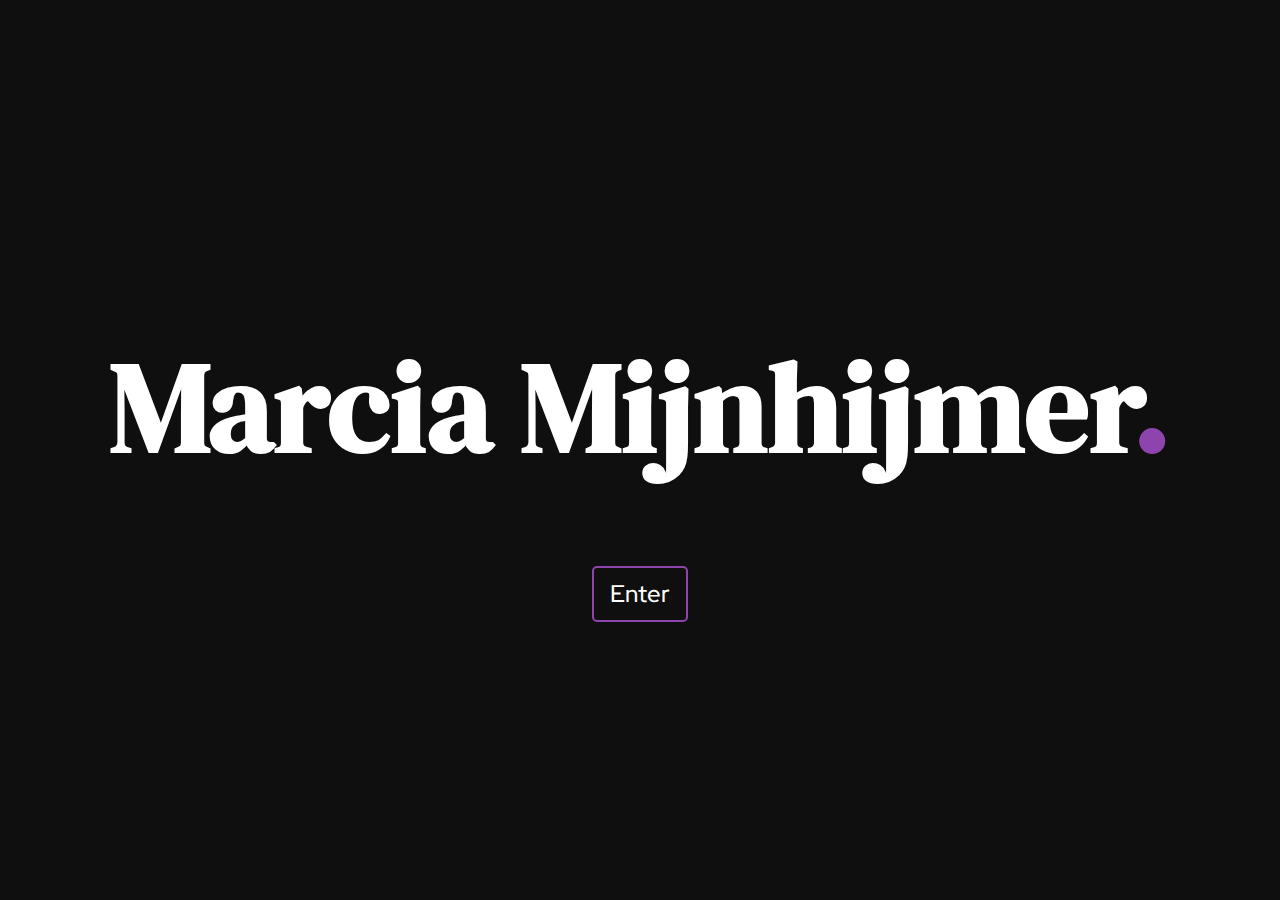
<file: index.html>
<!DOCTYPE html>
<html lang="en">
	<head>
		<meta charset="UTF-8" />
		<meta name="viewport" content="width=device-width, initial-scale=1.0" />
		<meta
			name="description"
			content="Portfolio Website Marcia Mijnhijmer Landing page"
		/>
		<!-- IMPORTED GOOGLE FONTS LINK SCRIPT -->
		<link rel="preconnect" href="https://fonts.googleapis.com" />
		<link rel="preconnect" href="https://fonts.gstatic.com" crossorigin />
		<link
			href="https://fonts.googleapis.com/css2?family=DM+Serif+Display:ital@0;1&family=DM+Serif+Text:ital@0;1&family=Red+Hat+Display:ital,wght@0,300..900;1,300..900&display=swap"
			rel="stylesheet"
		/>
		<!-- FAVICON ICON -->
		<link
			rel="icon"
			href="assets/mm-logo-2.svg"
			type="image/svg+xml"
			sizes="any"
		/>
		<link href="styles/styles.css" rel="stylesheet" type="text/css" />
		<title>Enter | Marcia Mijnhijmer</title>
	</head>
	<body>
		<!-- SCREEN READER SKIP TO CONTENT -->
		<a href="#main-content" class="skip-link">Skip to main content</a>
		<!-- MAIN SECTION -->
		<!-- MAIN SECTION -->
		<div class="main-container">
			<main id="main-content">
				<div class="landing-container">
					<h1 class="landing-header">
						Marcia Mijnhijmer<span class="header-dot">.</span>
					</h1>
					<a href="home.html" class="enter-link">Enter</a>
				</div>
			</main>
		</div>
	</body>
</html>
</file>
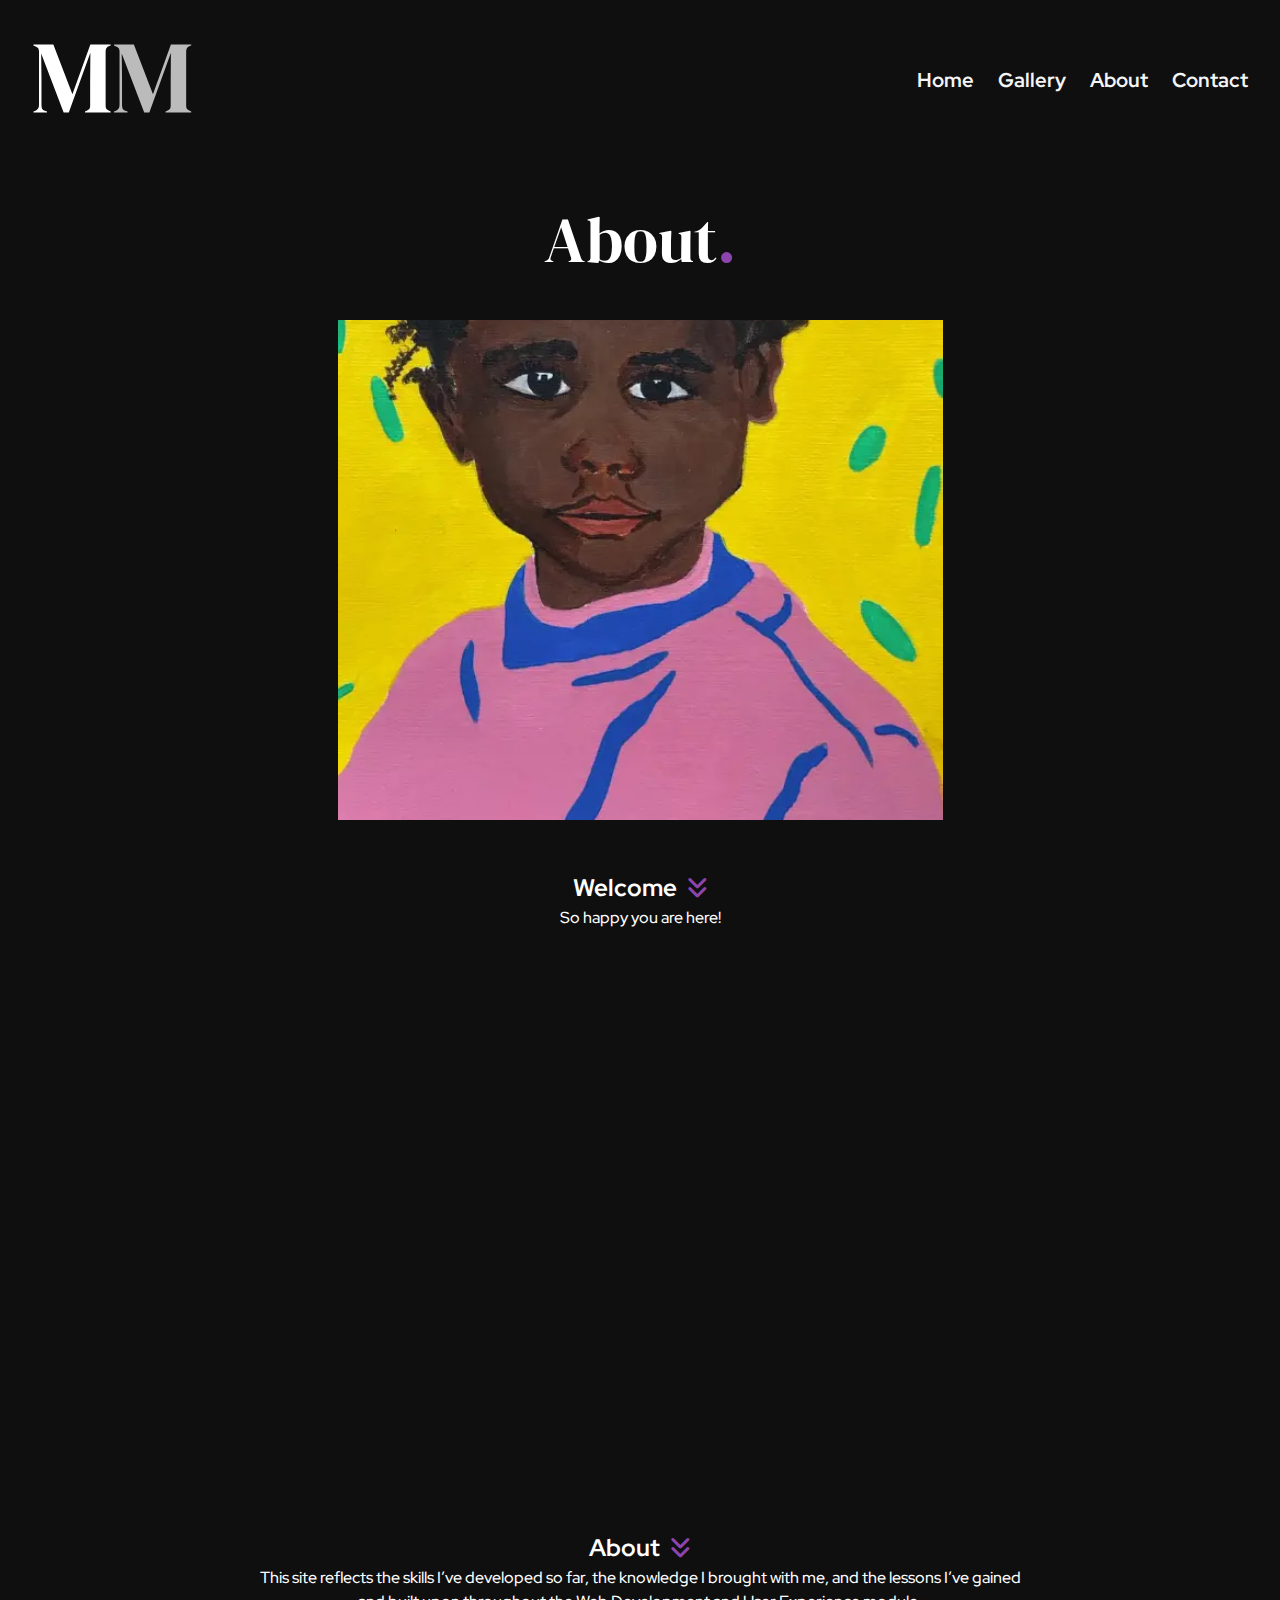
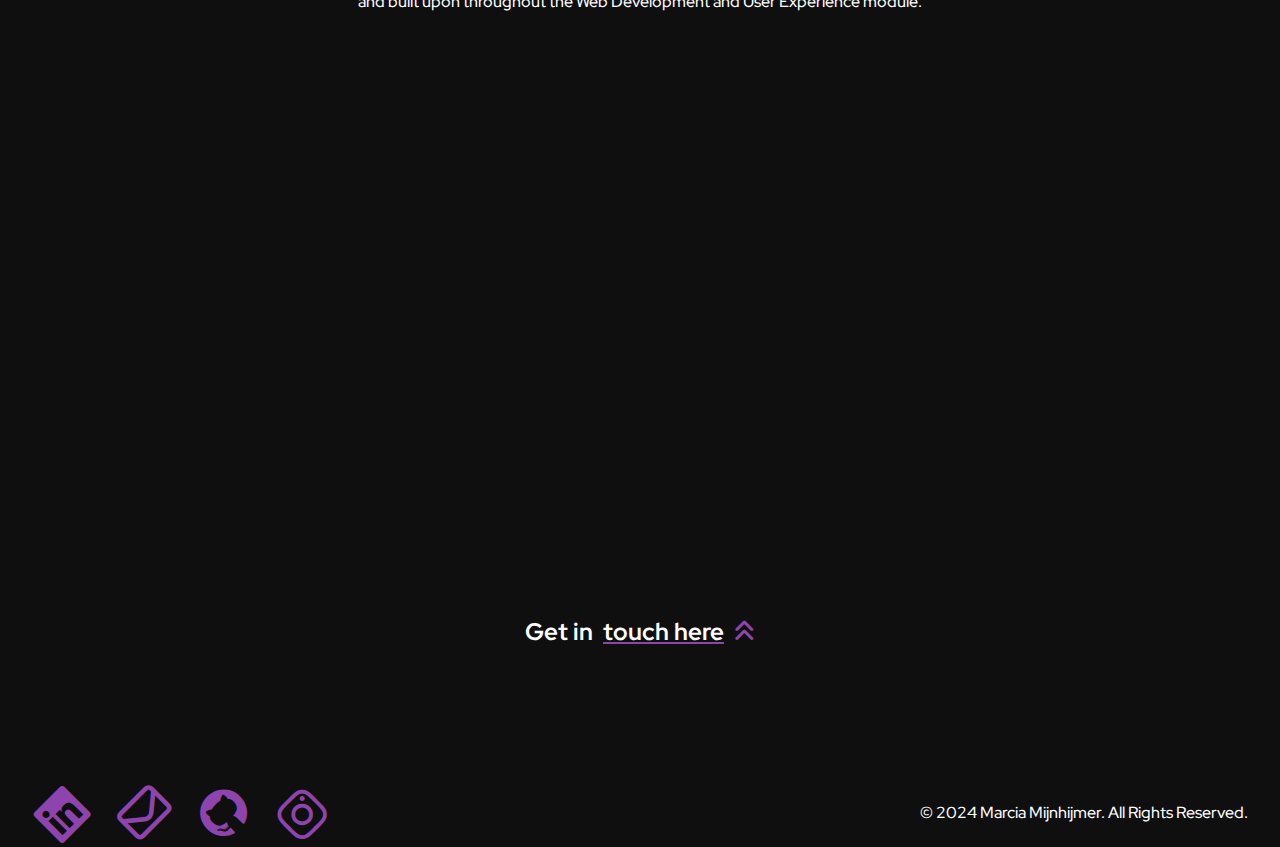
<file: about.html>
<!DOCTYPE html>
<html lang="en">
	<head>
		<meta charset="UTF-8" />
		<meta name="viewport" content="width=device-width, initial-scale=1.0" />
		<meta
			name="description"
			content="Portfolio Website Marcia Mijnhijmer About page"
		/>
		<!-- IMPORTED GOOGLE FONTS LINK SCRIPT -->
		<link rel="preconnect" href="https://fonts.googleapis.com" />
		<link rel="preconnect" href="https://fonts.gstatic.com" crossorigin />
		<link
			href="https://fonts.googleapis.com/css2?family=DM+Serif+Display:ital@0;1&family=DM+Serif+Text:ital@0;1&family=Red+Hat+Display:ital,wght@0,300..900;1,300..900&display=swap"
			rel="stylesheet"
		/>
		<!-- FAVICON ICON -->
		<link
			rel="icon"
			href="assets/mm-logo-2.svg"
			type="image/svg+xml"
			sizes="any"
		/>
		<link href="styles/styles.css" rel="stylesheet" type="text/css" />
		<title>About | Marcia Mijnhijmer</title>
		<!-- FONTAWESOME FONTS LINK -->
		<link
			rel="stylesheet"
			href="https://cdnjs.cloudflare.com/ajax/libs/font-awesome/6.7.1/css/all.min.css"
		/>
	</head>
	<body>
		<!-- SCREEN READER SKIP TO CONTENT -->
		<a href="#main-content" class="skip-link">Skip to main content</a>

		<!-- HEADER SECTION -->
		<div class="main-container">
			<header class="navbar">
				<a href="/" class="logo">
					<img
						src="assets/mm-logo-1.svg"
						alt="A minimalist black, white, and gray logo design with 'MM' for Marcia Mijnhijmer's website."
						width="512"
						height="512"
					/>
				</a>
				<nav aria-label="Main Navigation">
					<ul class="nav-links">
						<li><a href="home.html">Home</a></li>
						<li><a href="gallery.html">Gallery</a></li>
						<li><a href="about.html">About</a></li>
						<li><a href="contact.html">Contact</a></li>
					</ul>
				</nav>
			</header>
			<!-- MAIN SECTION -->
			<main id="main-content">
				<h1 id="about-header" class="page-header">
					About<span class="header-dot">.</span>
				</h1>
				<div id="welcome-section" class="parallax"></div>

				<!-- WELCOME SECTION -->
				<section class="content">
					<h2>
						Welcome
						<a href="#about" aria-label="Go to About section">
							<i class="fa fa-angle-double-down"></i>
						</a>
					</h2>
					<p>So happy you are here!</p>
				</section>

				<div id="about" class="parallax"></div>

				<!-- ABOUT SECTION -->
				<section class="content">
					<h2>
						About
						<a href="#contact" aria-label="Go to Contact section">
							<i class="fa fa-angle-double-down"></i>
						</a>
					</h2>
					<p>
						This site reflects the skills I’ve developed so far, the knowledge I
						brought with me, and the lessons I’ve gained<br />
						and built upon throughout the Web Development and User Experience
						module.
					</p>
				</section>

				<div id="contact" class="parallax"></div>

				<!-- GET IN TOUCH  -->
				<section class="content">
					<h2>
						Get in<a
							class="about-cta"
							href="/contact.html"
							aria-label="Go back to Contact page"
							>touch here</a
						>
						<a href="#about-header" aria-label="Go back to Welcome section">
							<i class="fa fa-angle-double-up"></i>
						</a>
					</h2>
				</section>
			</main>
			<!-- FOOTER SECTION -->
			<footer>
				<nav aria-label="Social media links">
					<ul class="footer-links">
						<li>
							<a
								href="https://www.linkedin.com/in/marcia-mijnhijmer-9a562610a/"
								target="_blank"
								aria-label="Linkedin for Marcia Mijnhijmer"
							>
								<i class="fa-brands fa-linkedin icon"></i>
							</a>
						</li>
						<li>
							<a
								href="mailto:msgmijnhijmer87@hotmail.com"
								target="_blank"
								aria-label="Email Marcia Mijnhijmer"
							>
								<i class="fa-regular fa-envelope icon"></i>
							</a>
						</li>
						<li>
							<a
								href="https://github.com/marshjaja"
								target="_blank"
								aria-label="Marcia Mijnhijmer's Github"
							>
								<i class="fa-brands fa-github icon"></i>
							</a>
						</li>

						<li>
							<a
								href="https://www.instagram.com/marshjaja/"
								target="_blank"
								aria-label="Marcia Mijnhijmer's instagram page"
							>
								<i class="fa-brands fa-instagram icon"></i>
							</a>
						</li>
					</ul>
				</nav>
				<p>&copy; 2024 Marcia Mijnhijmer. All Rights Reserved.</p>
			</footer>
		</div>
	</body>
</html>
</file>
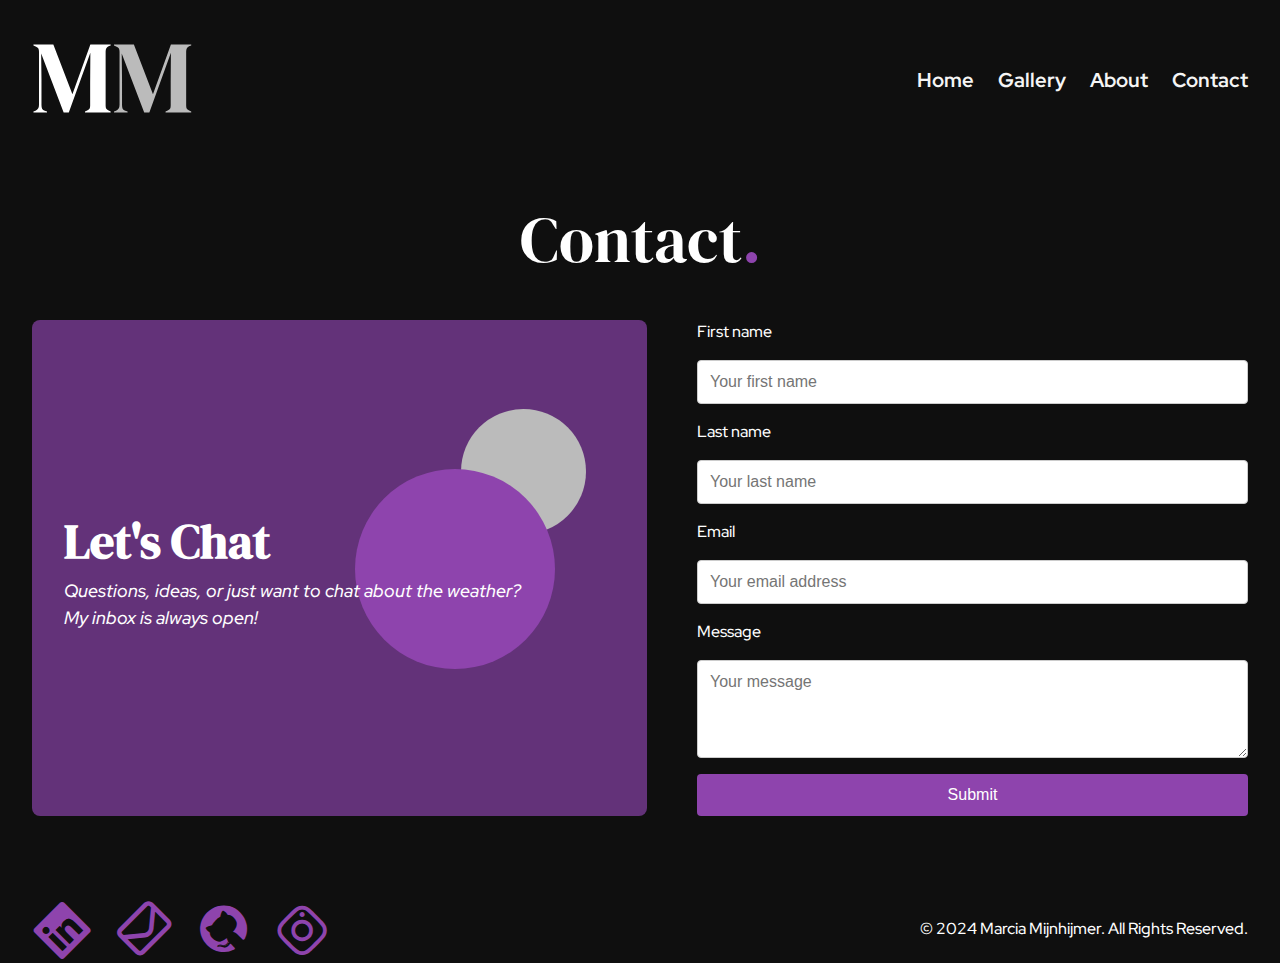
<file: contact.html>
<!DOCTYPE html>
<html lang="en">
	<head>
		<meta charset="UTF-8" />
		<meta name="viewport" content="width=device-width, initial-scale=1.0" />
		<meta
			name="description"
			content="Portfolio Website Marcia Mijnhijmer Contact page"
		/>
		<!-- IMPORTED GOOGLE FONTS LINK SCRIPT -->
		<link rel="preconnect" href="https://fonts.googleapis.com" />
		<link rel="preconnect" href="https://fonts.gstatic.com" crossorigin />
		<link
			href="https://fonts.googleapis.com/css2?family=DM+Serif+Display:ital@0;1&family=DM+Serif+Text:ital@0;1&family=Red+Hat+Display:ital,wght@0,300..900;1,300..900&display=swap"
			rel="stylesheet"
		/>
		<!-- FAVICON ICON -->
		<link
			rel="icon"
			href="assets/mm-logo-2.svg"
			type="image/svg+xml"
			sizes="any"
		/>

		<!-- STYLE SHEETS -->
		<link href="styles/styles.css" rel="stylesheet" type="text/css" />
		<link href="styles/contact.css" rel="stylesheet" type="text/css" />
		<title>Contact | Marcia Mijnhijmer</title>
		<!-- FONTAWESOME FONTS LINK SCRIPT -->
		<!-- FONTAWESOME FONTS LINK  -->
		<link
			rel="stylesheet"
			href="https://cdnjs.cloudflare.com/ajax/libs/font-awesome/6.7.1/css/all.min.css"
		/>
	</head>
	<body>
		<!-- SCREEN READER SKIP TO CONTENT -->
		<a href="#main-content" class="skip-link">Skip to main content</a>

		<!-- HEADER SECTION -->
		<div class="main-container">
			<header class="navbar">
				<a href="/" class="logo">
					<img
						src="assets/mm-logo-1.svg"
						alt="A minimalist black, white, and gray logo design with 'MM' for Marcia Mijnhijmer's website."
						width="512"
						height="512"
					/>
				</a>
				<nav aria-label="Main Navigation">
					<ul class="nav-links">
						<li><a href="/">Home</a></li>
						<li><a href="gallery.html">Gallery</a></li>
						<li><a href="about.html">About</a></li>
						<li><a href="contact.html">Contact</a></li>
					</ul>
				</nav>
			</header>
			<!-- MAIN SECTION -->
			<main id="main-content">
				<h1 class="page-header">Contact<span class="header-dot">.</span></h1>
				<div class="contact-container">
					<!-- LEFT SIDE OF FORM -->
					<section class="contact-leftside">
						<h2>Let's Chat</h2>
						<p>
							Questions, ideas, or just want to chat about the weather? <br />
							My inbox is always open!
						</p>
						<div class="circle" aria-hidden="true"></div>
						<div class="circle2" aria-hidden="true"></div>
					</section>

					<!-- RIGHT SIDE OF FORM -->
					<section class="contact-form">
						<form class="contact-form">
							<label for="first-name">First name</label>
							<input
								type="text"
								id="first-name"
								placeholder="Your first name"
								required
							/>

							<label for="last-name">Last name</label>
							<input
								type="text"
								id="last-name"
								placeholder="Your last name"
								required
							/>

							<label for="email">Email</label>
							<input
								type="email"
								id="email"
								placeholder="Your email address"
								required
							/>

							<label for="message">Message</label>
							<textarea
								id="message"
								placeholder="Your message"
								rows="4"
								required
							></textarea>

							<button type="submit">Submit</button>
						</form>
					</section>
				</div>
			</main>
			<!-- FOOTER SECTION -->
			<footer>
				<nav aria-label="Social media links">
					<ul class="footer-links">
						<li>
							<a
								href="https://www.linkedin.com/in/marcia-mijnhijmer-9a562610a/"
								target="_blank"
								aria-label="Linkedin for Marcia Mijnhijmer"
							>
								<i class="fa-brands fa-linkedin icon"></i>
							</a>
						</li>
						<li>
							<a
								href="mailto:msgmijnhijmer87@hotmail.com"
								target="_blank"
								aria-label="Email Marcia Mijnhijmer"
							>
								<i class="fa-regular fa-envelope icon"></i>
							</a>
						</li>
						<li>
							<a
								href="https://github.com/marshjaja"
								target="_blank"
								aria-label="Marcia Mijnhijmer's Github"
							>
								<i class="fa-brands fa-github icon"></i>
							</a>
						</li>

						<li>
							<a
								href="https://www.instagram.com/marshjaja/"
								target="_blank"
								aria-label="Marcia Mijnhijmer's instagram page"
							>
								<i class="fa-brands fa-instagram icon"></i>
							</a>
						</li>
					</ul>
				</nav>
				<p>&copy; 2024 Marcia Mijnhijmer. All Rights Reserved.</p>
			</footer>
		</div>
	</body>
</html>
</file>
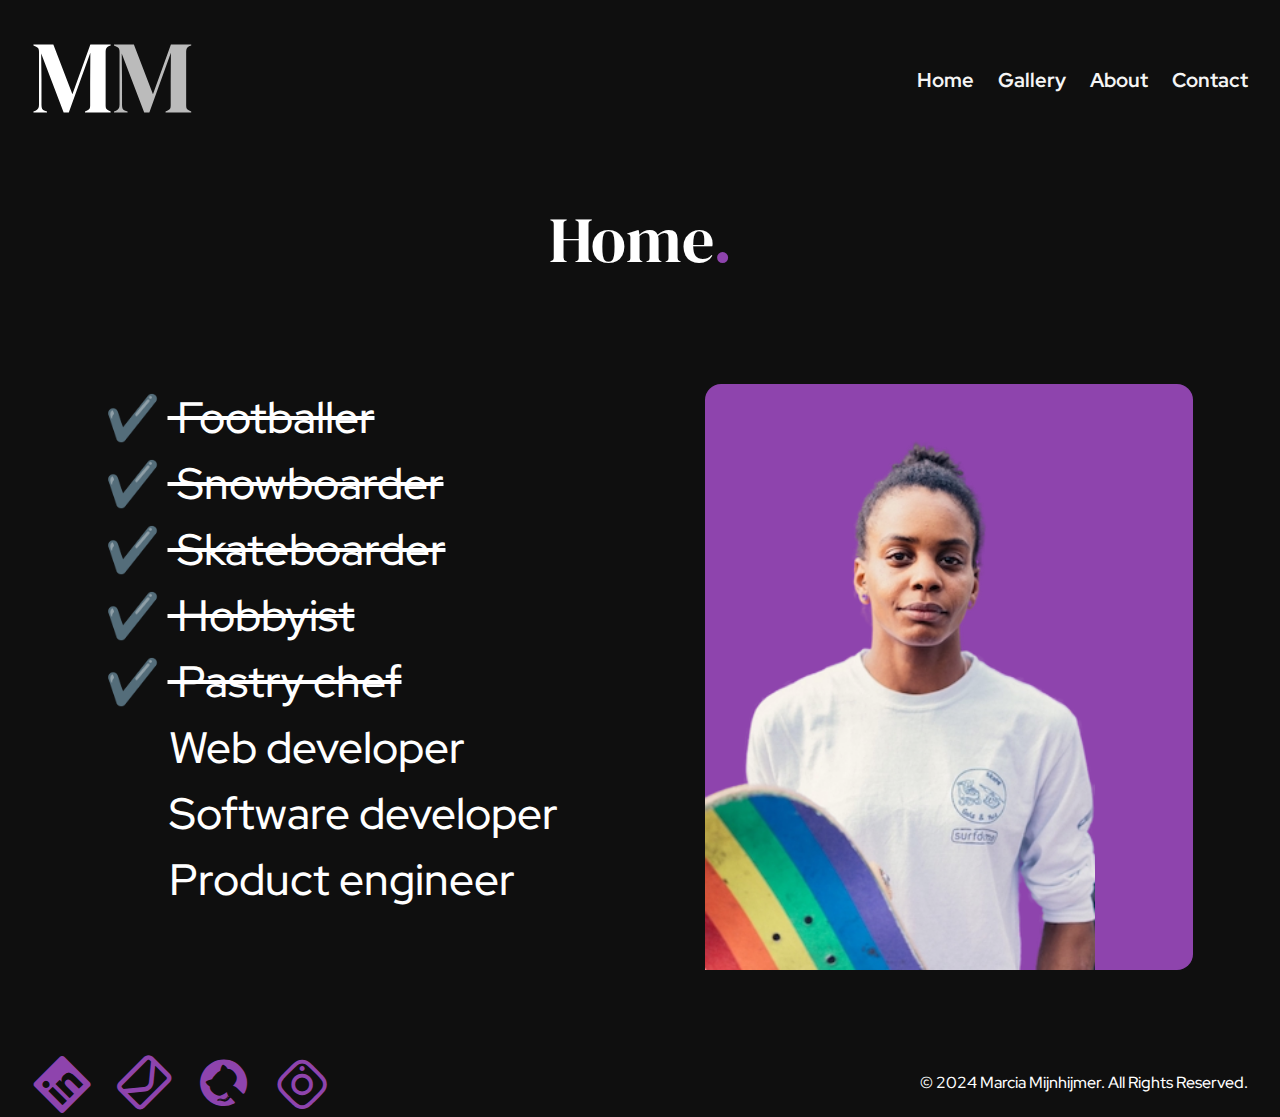
<file: home.html>
<!DOCTYPE html>
<html lang="en">
	<head>
		<meta charset="UTF-8" />
		<meta name="viewport" content="width=device-width, initial-scale=1.0" />
		<meta
			name="description"
			content="Portfolio Website Marcia Mijnhijmer Home page"
		/>
		<!-- IMPORTED GOOGLE FONTS LINK SCRIPT -->
		<link rel="preconnect" href="https://fonts.googleapis.com" />
		<link rel="preconnect" href="https://fonts.gstatic.com" crossorigin />
		<link
			href="https://fonts.googleapis.com/css2?family=DM+Serif+Display:ital@0;1&family=DM+Serif+Text:ital@0;1&family=Red+Hat+Display:ital,wght@0,300..900;1,300..900&display=swap"
			rel="stylesheet"
		/>
		<!-- FAVICON ICON -->
		<link rel="icon" href="assets/mm-logo-2.svg" />
		<link href="styles/styles.css" rel="stylesheet" type="text/css" />
		<link
			rel="icon"
			href="assets/mm-logo-2.svg"
			type="image/svg+xml"
			sizes="any"
		/>
		<link href="styles/styles.css" rel="stylesheet" type="text/css" />
		<title>Home | Marcia Mijnhijmer</title>
		<!-- FONTAWESOME FONTS LINK  -->
		<link
			rel="stylesheet"
			href="https://cdnjs.cloudflare.com/ajax/libs/font-awesome/6.7.1/css/all.min.css"
		/>
	</head>
	<body>
		<!-- SCREEN READER SKIP TO CONTENT -->
		<a href="#main-content" class="skip-link">Skip to main content</a>

		<!-- HEADER SECTION -->
		<div class="main-container">
			<header class="navbar">
				<a href="/" class="logo">
					<img
						src="assets/mm-logo-1.svg"
						alt="A minimalist black, white, and gray logo design with 'MM' for Marcia Mijnhijmer's website."
						width="512"
						height="512"
					/>
				</a>
				<nav aria-label="Main Navigation">
					<ul class="nav-links">
						<li><a href="home.html">Home</a></li>
						<li><a href="gallery.html">Gallery</a></li>
						<li><a href="about.html">About</a></li>
						<li><a href="contact.html">Contact</a></li>
					</ul>
				</nav>
			</header>
			<!-- MAIN SECTION -->
			<main id="main-content">
				<h1 class="page-header">Home<span class="header-dot">.</span></h1>
				<section aria-label="Hero Section">
					<div class="grid-container">
						<ul>
							<li class="hero-text"><del> Footballer</del></li>
							<li class="hero-text"><del> Snowboarder</del></li>
							<li class="hero-text"><del> Skateboarder</del></li>
							<li class="hero-text"><del> Hobbyist</del></li>
							<li class="hero-text"><del> Pastry chef</del></li>
							<li class="hero-text">Web developer</li>
							<li class="hero-text">Software developer</li>
							<li class="hero-text">Product engineer</li>
						</ul>

						<div class="hero-item image">
							<figure>
								<img
									src="images/LinkedIn-color-no-bg-small.avif"
									alt="Person holding a rainbow skateboard with a transparent background"
									loading="lazy"
									width="488"
									height="732"
								/>
							</figure>
						</div>
					</div>
				</section>
			</main>
			<!-- FOOTER SECTION -->
			<footer>
				<nav aria-label="Social media links">
					<ul class="footer-links">
						<li>
							<a
								href="https://www.linkedin.com/in/marcia-mijnhijmer-9a562610a/"
								target="_blank"
								aria-label="Linkedin for Marcia Mijnhijmer"
							>
								<i class="fa-brands fa-linkedin icon"></i>
							</a>
						</li>
						<li>
							<a
								href="mailto:msgmijnhijmer87@hotmail.com"
								target="_blank"
								aria-label="Email Marcia Mijnhijmer"
							>
								<i class="fa-regular fa-envelope icon"></i>
							</a>
						</li>
						<li>
							<a
								href="https://github.com/marshjaja"
								target="_blank"
								aria-label="Marcia Mijnhijmer's Github"
							>
								<i class="fa-brands fa-github icon"></i>
							</a>
						</li>

						<li>
							<a
								href="https://www.instagram.com/marshjaja/"
								target="_blank"
								aria-label="Marcia Mijnhijmer's instagram page"
							>
								<i class="fa-brands fa-instagram icon"></i>
							</a>
						</li>
					</ul>
				</nav>
				<p>&copy; 2024 Marcia Mijnhijmer. All Rights Reserved.</p>
			</footer>
		</div>
	</body>
</html>
</file>
<file: styles/contact.css>
.contact-container {
	display: flex;
	gap: 50px;
	border-radius: 8px;
	width: 100%;
}
/* LEFT SIDE OF FORM  START*/
.contact-leftside {
	flex: 1;
	background-color: #8d44adac;
	padding: 2rem;
	border-radius: 8px;
	color: var(--text-color);
	position: relative;
	overflow: hidden;
	display: flex;
	flex-direction: column;
	justify-content: center;
	/* align-items: left; */
}
.circle {
	position: absolute;
	top: 30%;
	right: 15%;
	background-color: var(--primary-color);
	width: 200px;
	height: 200px;
	border-radius: 50%;
	z-index: 2;
}
.circle2 {
	position: absolute;
	top: 18%;
	right: 10%;
	background-color: var(--accent-color);
	width: 125px;
	height: 125px;
	border-radius: 50%;
	z-index: 1;
}
.contact-leftside h2,
.contact-leftside p {
	position: relative;
	z-index: 3;
}
.contact-leftside h2 {
	font-family: "DM Serif Display", sans-serif;
	display: flex;
	font-size: 3rem;
}
.contact-leftside p {
	color: var(--text-color);
	font-style: italic;
	font-size: 1.125rem;
}
@media (max-width: 768px) {
	.contact-container {
		flex-direction: column;
	}
}
@media (max-width: 480px) {
	.circle,
	.circle2 {
		display: none;
	}
}

/* LEFT SIDE OF FORM  END*/

/* RIGHT SIDE OF FORM START */
.contact-form {
	flex: 1;
	display: flex;
	flex-direction: column;
	gap: 1rem;
}
.contact-form label {
	font-size: 1rem;
}
.contact-form input,
.contact-form textarea {
	width: 100%;
	font-family: Arial, Helvetica, sans-serif;
	padding: 0.75rem;
	border: 1px solid #ccc;
	border-radius: 4px;
	font-size: 1rem;
}
.contact-form input:focus,
.contact-form textarea:focus {
	outline: 3px solid #2545c3;
}
.contact-form button {
	padding: 0.75rem;
	background-color: var(--primary-color);
	color: var(--text-color);
	border: none;
	border-radius: 4px;
	font-size: 1rem;
	cursor: pointer;
}
.contact-form button:hover {
	background-color: #722d8b;
}
</file>
<file: styles/styles.css>
/* === CSS RESET START === */
*,
*::before,
*::after {
	box-sizing: border-box;
	margin: 0;
	padding: 0;
}

body {
	height: 100vh;
	line-height: 1.5;
	font-family: "Red Hat Display", sans-serif;
	font-weight: 500;
	background-color: var(--background-color);
	color: var(--text-color);
}

img,
svg,
video,
picture {
	display: block;
	max-width: 100%;
}

/* === CSS RESET END === */

/* === SKIP TO MAIN CONTENT START === */
.skip-link {
	background: var(--background-color);
	padding: 0.5rem 1.5rem;
	border-radius: 0 0 0.25rem 0.25rem;
	position: absolute;
	left: 0.5rem;
	transform: translateY(-120%);
	transition: transform 0.3s ease-in-out;
	color: var(--text-color);
}

.skip-link:focus {
	transform: translateY(0);
}

/* === SKIP TO MAIN CONTENT END === */

/* =============== GENERAL STYLES START =============== */
:root {
	--text-color: #ffffff;
	--background-color: #0f0f0f;
	--primary-color: #8e44ad;
	--accent-color: #bbbbbb;
}

html {
	scroll-behavior: smooth;
}

.main-container {
	max-width: 1400px;
	width: 100%;
	margin: 0 auto;
	padding: 0 2rem;
}
.page-header {
	font-size: 4rem;
	font-weight: 200;
	font-family: "DM Serif Display", sans-serif;
	text-align: center;
	padding: 2rem;
}
.header-dot {
	color: var(--primary-color);
}

/*  HEADER/NAV STYLES START  */
.navbar {
	display: flex;
	justify-content: space-between;
	align-items: center;
	background-color: var(--background-color);
}

.logo img {
	width: 10rem;
	height: auto;
}

.navbar nav {
	display: flex;
}

.nav-links {
	display: flex;
	gap: 1.5rem;
	list-style: none;
}

.nav-links a {
	position: relative;
	text-decoration: none;
	color: whitesmoke;
	font-size: 1.25rem;
	font-weight: 700;
}
/* hover effect underneath nav item */
.nav-links a::before {
	content: "";
	position: absolute;
	top: 120%;
	left: 0;
	width: 0;
	height: 0.25rem;
	background-color: var(--primary-color);
	transition: width 0.3s ease-in-out;
}
.nav-links a:focus {
	color: var(--primary-color);
}
.nav-links a:hover::before {
	width: 100%;
}

@media (max-width: 768px) {
	.nav-links {
		flex-direction: column;
		margin-top: 1rem;
	}
	.logo img {
		width: 7rem;
	}
}
/* HEADER/NAV STYLES END  */

/* FOOTER STYLES START */
footer {
	margin-top: 5rem;
	display: flex;
	flex-direction: row;
	justify-content: space-between;
	align-items: center;
}

footer ul {
	justify-content: center;
	list-style: none;
	display: flex;
}

footer ul li {
	padding: 0.5rem;
}

.icon {
	width: 3rem;
	height: 3rem;
	color: var(--primary-color);
	transition: transform 0.3s ease, fill 0.3s ease;
	transform: rotate(-45deg) scale(1);
	font-size: 3rem;
	margin-right: 1rem;
}

.icon:hover {
	transform: rotate(0) scale(1.1);
	color: #bbbbbb;
}

.icon:focus {
	transform: rotate(0) scale(1.1);
	color: #bbbbbb;
}
@media (max-width: 768px) {
	footer {
		flex-direction: column;
		align-items: center;
	}

	footer ul li {
		padding-bottom: 1.5rem;
	}
}
/* FOOTER STYLES END */

/* =============== GENERAL STYLES END =============== */

/* LANDING PAGE STYLES START */

.landing-container {
	display: flex;
	flex-direction: column;
	justify-content: center;
	align-items: center;
	height: 100vh;
	position: relative;
}

.landing-header {
	font-size: 8rem;
	font-weight: 700;
	font-family: "DM Serif Display", sans-serif;
	text-align: center;
	padding: 2rem;
	text-wrap: nowrap;
}

@media (max-width: 480px) {
	.landing-header {
		text-align: left;
		font-size: 4rem;
		text-wrap: wrap;
	}
}

@media (min-width: 481px) and (max-width: 768px) {
	.landing-header {
		font-size: 4rem;
	}
}

@media (min-width: 769px) and (max-width: 1024px) {
	.landing-header {
		font-size: 5rem;
	}
}

@media (min-width: 1025px) {
	.landing-header {
		font-size: 8rem;
	}
}

.enter-link {
	margin-top: 2rem;
	font-size: 1.5rem;
	color: var(--text-color);
	text-decoration: none;
	padding: 0.5rem 1rem;
	border: 2px solid var(--primary-color);
	border-radius: 5px;
	transition: background-color 0.3s, color 0.3s;
}

.enter-link:hover {
	background-color: var(--primary-color);
	color: var(--background-color);
}
/* LANDING PAGE STYLES END */

/* HOME PAGE STYLES START */

/* page grid container */
.grid-container {
	display: grid;
	grid-template-columns: 1fr 1fr;
	gap: 20px;
	padding-top: 4rem;
	height: auto;
	justify-items: center;
	align-items: start;
}
.grid-container li {
	list-style: none;
}
.hero-text {
	font-size: 2.75rem;
	position: relative;
}

.hero-text::before {
	content: "✔️";
	font-size: inherit;
	display: inline;
	margin-right: 0.5rem;
}
.hero-text:nth-last-child(-n + 3)::before {
	content: "";
	margin-right: 4rem;
}

.hero-item.image {
	background: var(--primary-color);
	border-radius: 1rem;
	align-items: flex-end;
	max-height: 100%;
	margin: 0;
}

.hero-item img {
	max-width: 80%;
	height: auto;
}

@media (max-width: 768px) {
	.grid-container {
		grid-template-columns: 1fr;
	}
	.hero-item img {
		max-width: 60%;
		height: auto;
	}
	.hero-text {
		font-size: 2rem;
		position: relative;
	}
}
/* HOME PAGE STYLES END */

/* ABOUT PAGE PARALLAX STYLES */
.parallax {
	height: 500px;
	background: url("/images/portrait-me.webp") no-repeat center center/contain;
	background-attachment: fixed;
}

.content {
	padding: 50px;
	text-align: center;
}

h2 {
	display: inline-flex;
	align-items: center;
	gap: 10px;
}

h2 a {
	text-decoration: none;
	color: var(--primary-color);
}
.about-cta {
	color: var(--text-color);
	text-decoration: var(--primary-color) underline;
}
/*ADDING REDUCED MOTION */
@media (prefers-reduced-motion: reduce) {
	.parallax {
		/* DISABLING THE FIXED BACKGROUND */
		background-attachment: scroll;
	}
}
@media (max-width: 480px) {
	h2 {
		flex-direction: column;
	}
}
</file>
